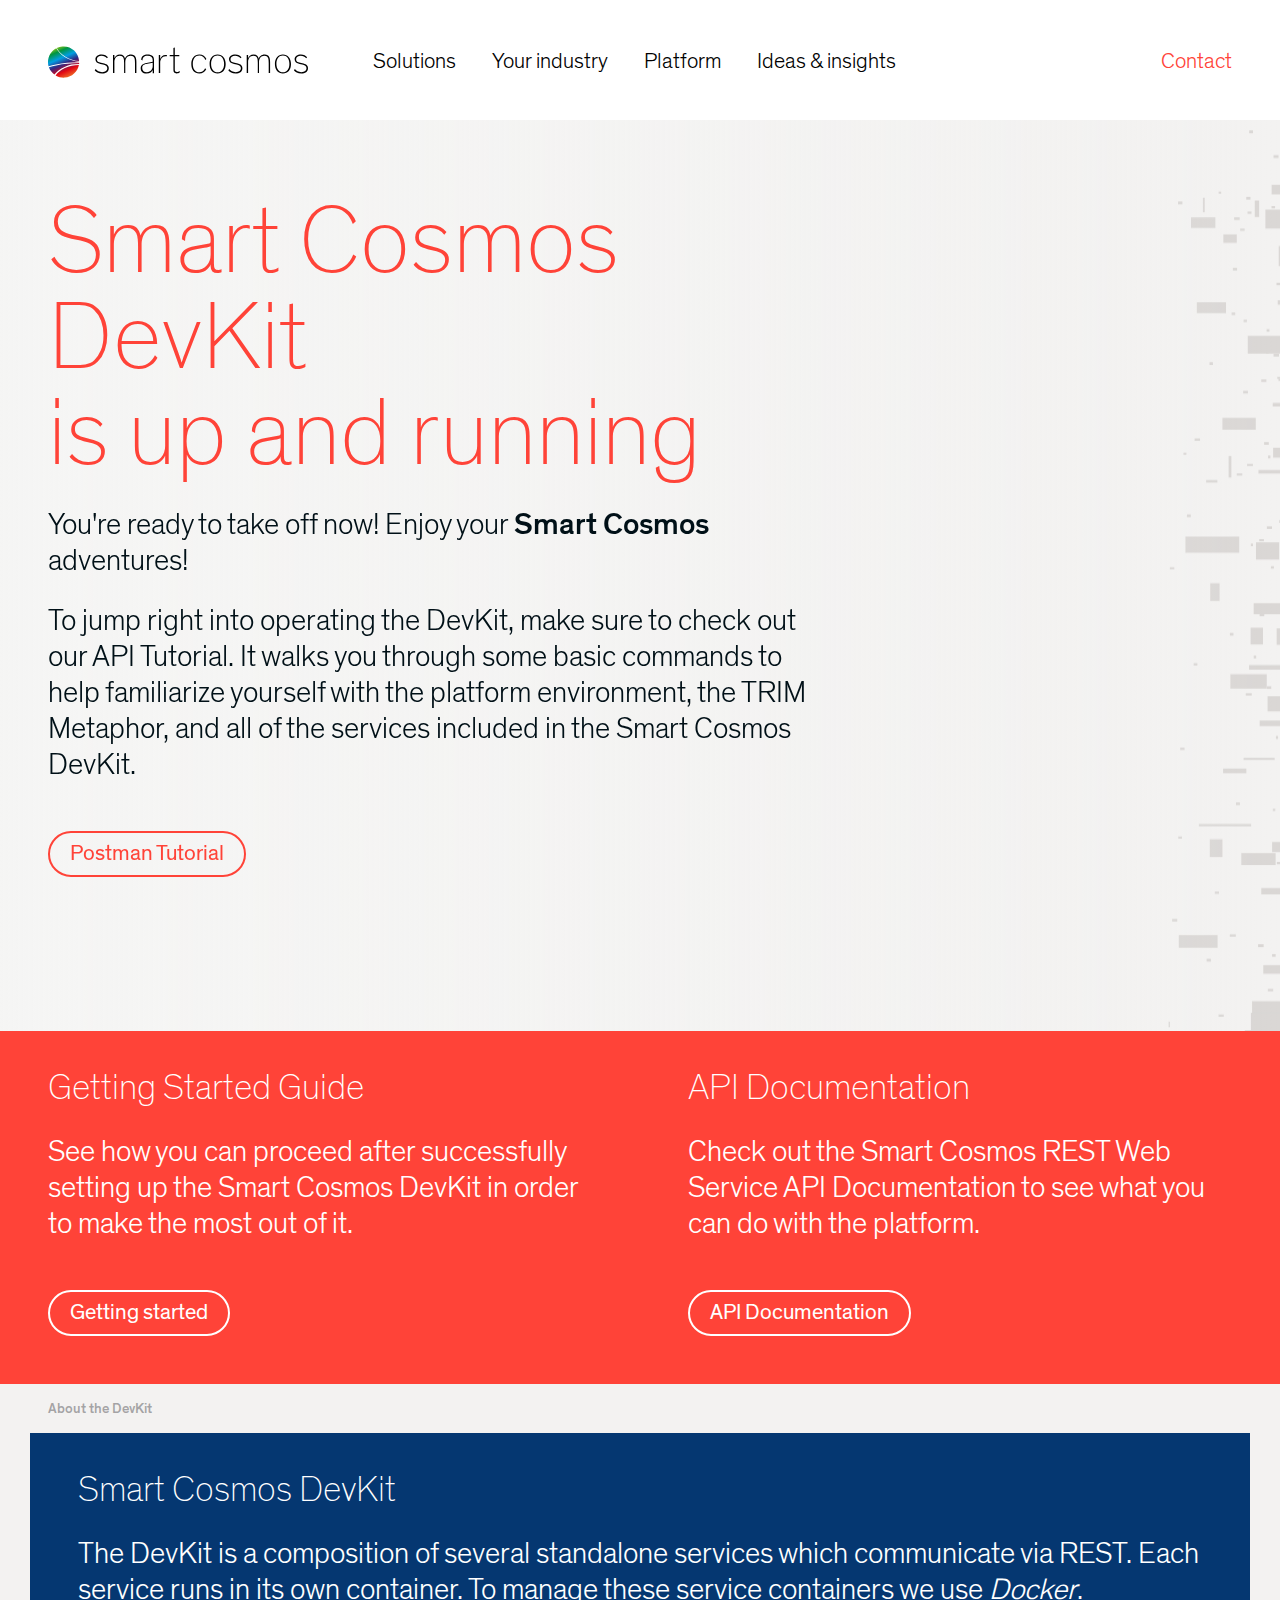
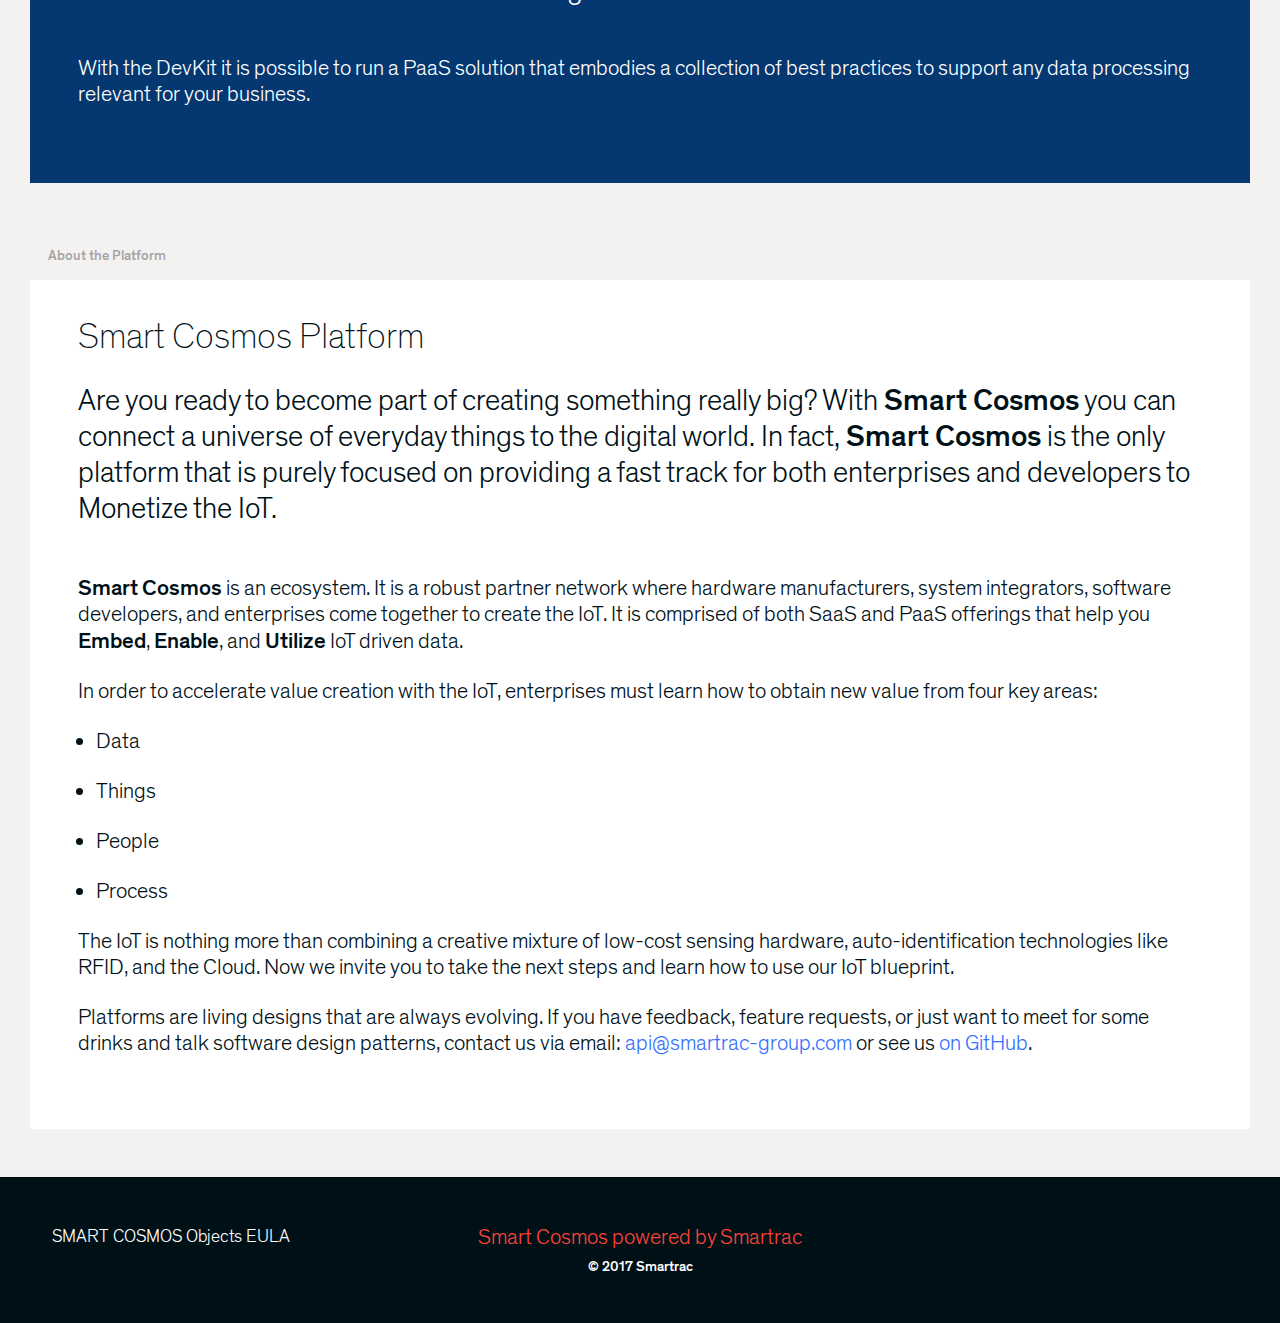
<file: html/index.html>
<!DOCTYPE html>
<html lang="en-GB" prefix="og: http://ogp.me/ns#" class=" js no-mobile desktop no-ie chrome chrome55 root-section w-1705 gt-240 gt-320 gt-480 gt-640 gt-768 gt-800 gt-1024 gt-1280 gt-1440 gt-1680 lt-1920 no-portrait landscape gradient rgba opacity textshadow multiplebgs boxshadow borderimage borderradius cssreflections csstransforms csstransitions no-touch no-retina fontface domloaded" id="index-page">
<head>
	<meta http-equiv="Content-Type" content="text/html; charset=UTF-8">

	<meta name="viewport" content="width=device-width, initial-scale=1.0, maximum-scale=1.0, user-scalable=no">
	<meta http-equiv="X-UA-Compatible" content="IE=edge">
	<link rel="profile" href="http://gmpg.org/xfn/11">
	<link rel="shortcut icon" href="./images/favicon.ico" type="image/x-icon">

	<title>Welcome to SMART COSMOS DevKit!</title>

	<link rel="stylesheet" id="smartcosmos-style-css" href="./css/style.css" type="text/css" media="all">
	<style type="text/css">
		#atlwdg-trigger {
			z-index: 1000;
		}
	</style>
	<script type="text/javascript" src="./js/jquery.min.js"></script>

	<!--[if IE 9]>
	<link rel="stylesheet" type="text/css" href="./css/ie.css">
	<script src="./js/html5shiv.js"></script>
	<script src="./js/respond.min.js"></script>
	<![endif]-->
</head>

<body class="home page page-id-7 page-template page-template-page_templates page-template-home page-template-page_templateshome-php page-home">

	<script type="text/javascript"
	        src="https://smartractechnology.atlassian.net/s/20a3ef25a54ddb25e90f04799fcf1500-T/en_US-gny102/65000/64/1.4.25/_/download/batch/com.atlassian.jira.collector.plugin.jira-issue-collector-plugin:issuecollector/com.atlassian.jira.collector.plugin.jira-issue-collector-plugin:issuecollector.js?locale=en-US&collectorId=0a8f8726"></script>

	<div id="page" class="hfeed site">
		<div class="outer-container">
			<header>
				<nav class="navbar navbar-default affix-top" data-spy="affix" data-offset-top="50">
					<div class="container">
						<!-- Brand and toggle get grouped for better mobile display -->
						<div class="navbar-header">
							<button type="button" class="navbar-toggle collapsed" data-toggle="collapse" data-target="#main-nav" aria-expanded="false">
								<span class="lines"></span>
							</button>
							<a class="logo" href="https://www.smart-cosmos.com/" rel="home"><svg id="inline_1_" xmlns="http://www.w3.org/2000/svg" viewBox="0 0 260 35"><style>.st0{fill:url(#SVGID_1_)}.st1{fill:url(#SVGID_2_)}.st2{fill:url(#SVGID_3_)}.st3{fill:url(#SVGID_4_)}</style><lineargradient id="SVGID_1_" gradientUnits="userSpaceOnUse" x1="466.145" y1="-569.033" x2="508.747" y2="-569.033" gradientTransform="matrix(.3856 .8891 -1.313 .5695 -919.933 -91.378)"><stop offset="0" stop-color="#fff"></stop><stop offset="0" stop-color="#ffec00"></stop><stop offset=".215" stop-color="#009540"></stop><stop offset=".383" stop-color="#009ee2"></stop><stop offset=".537" stop-color="#312782"></stop><stop offset=".712" stop-color="#e20613"></stop><stop offset="1" stop-color="#f8b133"></stop></lineargradient><path class="st0" d="M30.8 17.8h.3v-.5c-2.5-.2-4.9-.7-7.1-1.5-4.9-1.6-9.2-4.2-12.4-7.6-1.3-1.4-2.4-3-3.3-4.5C3 6.5-.4 12.3 0 18.7c.1 1 .3 2 .5 3 2.5-.7 5-1.3 7.5-1.8 7.1-1.4 15-2.1 22.8-2.1z"></path><lineargradient id="SVGID_2_" gradientUnits="userSpaceOnUse" x1="466.145" y1="-574.635" x2="508.747" y2="-574.635" gradientTransform="matrix(.3856 .8891 -1.313 .5695 -919.933 -91.378)"><stop offset="0" stop-color="#fff"></stop><stop offset="0" stop-color="#ffec00"></stop><stop offset=".215" stop-color="#009540"></stop><stop offset=".383" stop-color="#009ee2"></stop><stop offset=".537" stop-color="#312782"></stop><stop offset=".712" stop-color="#e20613"></stop><stop offset="1" stop-color="#f8b133"></stop></lineargradient><path class="st1" d="M24.2 15.2c2.2.7 4.5 1.2 6.9 1.4v-.3C30.5 7.7 23 1.3 14.4 2c-2 .2-3.9.7-5.6 1.5.8 1.5 1.9 3 3.2 4.4 3.2 3.3 7.4 5.8 12.2 7.3z"></path><lineargradient id="SVGID_3_" gradientUnits="userSpaceOnUse" x1="466.145" y1="-569.473" x2="508.747" y2="-569.473" gradientTransform="matrix(.3856 .8891 -1.313 .5695 -919.933 -91.378)"><stop offset="0" stop-color="#fff"></stop><stop offset="0" stop-color="#ffec00"></stop><stop offset=".215" stop-color="#009540"></stop><stop offset=".383" stop-color="#009ee2"></stop><stop offset=".537" stop-color="#312782"></stop><stop offset=".712" stop-color="#e20613"></stop><stop offset="1" stop-color="#f8b133"></stop></lineargradient><path class="st2" d="M16.9 23.6c-1.9.9-3.8 2.1-5.6 3.5-1.4 1.2-2.7 2.4-3.7 3.8 2.7 1.6 5.9 2.4 9.2 2.2 7.2-.5 12.8-5.9 14.1-12.6-2.5 0-5 .3-7.2.8-2.4.5-4.7 1.3-6.8 2.3z"></path><lineargradient id="SVGID_4_" gradientUnits="userSpaceOnUse" x1="466.145" y1="-568.775" x2="508.747" y2="-568.775" gradientTransform="matrix(.3856 .8891 -1.313 .5695 -919.933 -91.378)"><stop offset="0" stop-color="#fff"></stop><stop offset="0" stop-color="#ffec00"></stop><stop offset=".215" stop-color="#009540"></stop><stop offset=".383" stop-color="#009ee2"></stop><stop offset=".537" stop-color="#312782"></stop><stop offset=".712" stop-color="#e20613"></stop><stop offset="1" stop-color="#f8b133"></stop></lineargradient><path class="st3" d="M8.2 20.9c-2.5.5-4.9 1.1-7.3 1.8 1.1 3 3 5.5 5.5 7.3 1.2-1.4 2.5-2.8 4.1-4 1.9-1.5 3.9-2.7 6-3.6 2.2-1 4.6-1.8 7-2.3 2.4-.5 4.9-.7 7.6-.7 0-.3.1-.5.1-.8h-.3c-7.9.1-15.7.9-22.7 2.3z"></path><g><path d="M59 13.8c-1.3-1.6-3.2-2.6-5.5-2.6-2.6 0-4.6 1.2-4.6 3.5 0 2.2 1.4 3 4.1 3.6l2.2.5c3.2.8 5.6 1.8 5.6 4.9C60.8 27 58 29 54 29c-3.5 0-6.1-1.8-7.3-3.3l1-1.1c1.3 1.8 3.5 3.1 6.4 3.1 3.5 0 5.2-1.6 5.2-3.9 0-2.4-1.8-3.1-4.3-3.7l-2.6-.6c-2.9-.7-5-1.8-5-4.7 0-3.1 2.8-4.8 6.3-4.8 3 0 4.9 1.2 6.2 2.7l-.9 1.1zM77.5 28.5h-1.4v-9.9c0-4.5-.4-7.4-4.4-7.4-3.4 0-5.3 2.9-5.3 6.3v11H65V10.4h1.4v3.4C67 12 68.8 10 72 10c3.2 0 4.5 1.8 5 4.2.5-1.8 2.5-4.2 6-4.2 2.4 0 3.9 1.1 4.6 2.7.6 1.3.8 2.8.8 5.2v10.7H87v-9.9c0-4.5-.4-7.4-4.4-7.4-3.4 0-5.2 2.8-5.3 6.1v11.1zM118.9 11.7h-1.4c-3.4 0-5.3 3.4-5.3 6.5v10.4h-1.4V10.4h1.4v4.2c.5-2 2.6-4.2 5.2-4.2h1.5v1.3zM131.8 28c-.8.5-2.1.9-3.2.9s-2-.3-2.6-1.1c-.4-.6-.6-1.3-.6-3V11.7h-3.7v-1.3h3.7v-7l1.4-.3v7.3h4.5v1.3h-4.5v13.1c0 1 .1 1.6.3 2 .3.5.8.8 1.7.8 1.1 0 2.3-.5 2.9-1V28zM158.2 24.8c-1.3 2.5-3.5 4.2-6.9 4.2-5 0-8-3.8-8-9.5 0-5.8 3-9.6 8-9.6 3.6 0 5.9 1.7 7.1 4.6l-1.1 1.1c-1-2.9-3.1-4.5-6-4.5-4 0-6.5 3.2-6.5 8.4s2.6 8.3 6.5 8.3c2.7 0 4.7-1.4 5.8-4l1.1 1zM169.6 9.9c5 0 8.1 3.9 8.1 9.6 0 5.7-3.1 9.5-8.1 9.5-4.9 0-8-3.8-8-9.5-.1-5.7 2.9-9.6 8-9.6zm0 17.9c3.9 0 6.5-3.2 6.5-8.3 0-5.2-2.5-8.4-6.5-8.4s-6.5 3.2-6.5 8.4c0 5.1 2.6 8.3 6.5 8.3zM192.6 13.8c-1.3-1.6-3.2-2.6-5.5-2.6-2.6 0-4.6 1.2-4.6 3.5 0 2.2 1.4 3 4.1 3.6l2.2.5c3.2.8 5.6 1.8 5.6 4.9 0 3.3-2.8 5.3-6.8 5.3-3.5 0-6.1-1.8-7.3-3.3l1-1.1c1.3 1.8 3.5 3.1 6.4 3.1 3.5 0 5.2-1.6 5.2-3.9 0-2.4-1.8-3.1-4.3-3.7l-2.6-.6c-2.9-.7-5-1.8-5-4.7 0-3.1 2.8-4.8 6.3-4.8 3 0 4.9 1.2 6.2 2.7l-.9 1.1zM211.2 28.5h-1.4v-9.9c0-4.5-.4-7.4-4.4-7.4-3.4 0-5.3 2.9-5.3 6.3v11h-1.4V10.4h1.4v3.4c.6-1.8 2.4-3.8 5.6-3.8s4.5 1.8 5 4.2c.5-1.8 2.5-4.2 6-4.2 2.4 0 3.9 1.1 4.6 2.7.6 1.3.8 2.8.8 5.2v10.7h-1.4v-9.9c0-4.5-.4-7.4-4.4-7.4-3.4 0-5.2 2.8-5.3 6.1v11.1zM234.9 9.9c5 0 8.1 3.9 8.1 9.6 0 5.7-3.1 9.5-8.1 9.5-4.9 0-8-3.8-8-9.5s3-9.6 8-9.6zm0 17.9c3.9 0 6.5-3.2 6.5-8.3 0-5.2-2.5-8.4-6.5-8.4s-6.5 3.2-6.5 8.4c.1 5.1 2.6 8.3 6.5 8.3zM258.2 13.8c-1.3-1.6-3.2-2.6-5.5-2.6-2.6 0-4.6 1.2-4.6 3.5 0 2.2 1.4 3 4.1 3.6l2.2.5c3.2.8 5.6 1.8 5.6 4.9 0 3.3-2.8 5.3-6.8 5.3-3.5 0-6.1-1.8-7.3-3.3l1-1.1c1.3 1.8 3.5 3.1 6.4 3.1 3.5 0 5.2-1.6 5.2-3.9 0-2.4-1.8-3.1-4.3-3.7l-2.6-.6c-2.9-.7-5-1.8-5-4.7 0-3.1 2.8-4.8 6.3-4.8 3 0 4.9 1.2 6.2 2.7l-.9 1.1zM104.9 11.8c-1.2-1.5-3.3-1.9-5.2-1.9-3.7 0-6.5 1.8-6.5 5.4l1.3.8c0-3.1 1.5-4.9 5.2-4.9 3.5 0 5 1.5 5 4.6v1.5l-6.1 1.1c-3.9.7-5.9 2.1-5.9 5.3 0 3.1 1.9 5.4 5.8 5.4 3.6 0 5.4-1.7 6.2-3.6V28.7h1.3V16.3v8.9-9.7c0-1.8-.4-2.9-1.1-3.7zm-.2 9.8c0 3.1-2 6.1-5.8 6.1-2.8 0-4.7-1.6-4.7-4.3 0-3.1 2.7-3.7 5.3-4.1l2.7-.5 2.5-.5v3.3z"></path></g></svg></a>
						</div>

						<div id="main-nav" class="collapse navbar-collapse"><div class="navbar-right">
							<div class="secondary-nav">
								<ul id="menu-secondary-menu" class="contact">
									<li id="menu-item-222" class="menu-item menu-item-type-post_type menu-item-object-page menu-item-222 publish">
										<a href="https://www.smart-cosmos.com/contact/">Contact</a>
									</li>
								</ul>
							</div>
						</div>
							<ul id="menu-primary-menu" class="nav navbar-nav">
								<li id="menu-item-217" class="menu-item menu-item-type-post_type menu-item-object-page menu-item-has-children menu-item-217 publish">
									<a href="https://www.smart-cosmos.com/solutions/">Solutions</a>
									<button class="icon icon-enter"></button>
									<ul class="sub-menu">
										<li id="menu-item-219" class="menu-item menu-item-type-post_type menu-item-object-page menu-item-219 publish">
											<a href="https://www.smart-cosmos.com/solutions/experiences/">Smart products</a>
										</li>
										<li id="menu-item-218" class="menu-item menu-item-type-post_type menu-item-object-page menu-item-218 publish">
											<a href="https://www.smart-cosmos.com/solutions/metrics/">Store optimization</a>
										</li>
									</ul>
								</li>
								<li id="menu-item-216" class="menu-item menu-item-type-post_type menu-item-object-page menu-item-has-children menu-item-216 publish">
									<a href="https://www.smart-cosmos.com/your-industry/">Your industry</a>
									<button class="icon icon-enter"></button>
									<ul class="sub-menu">
										<li id="menu-item-272" class="menu-item menu-item-type-post_type menu-item-object-page menu-item-272 publish">
											<a href="https://www.smart-cosmos.com/your-industry/the-living-products-lifecycle/">Brands</a>
										</li>
										<li id="menu-item-271" class="menu-item menu-item-type-post_type menu-item-object-page menu-item-271 publish">
											<a href="https://www.smart-cosmos.com/your-industry/retail/">Retail</a>
										</li>
									</ul>
								</li>
								<li id="menu-item-215" class="menu-item menu-item-type-post_type menu-item-object-page menu-item-215 publish">
									<a href="https://www.smart-cosmos.com/platform/">Platform</a>
								</li>
								<li id="menu-item-214" class="menu-item menu-item-type-post_type menu-item-object-page menu-item-214 publish">
									<a href="https://www.smart-cosmos.com/ideas-insights/">Ideas &amp; insights</a>
								</li>
							</ul>
						</div>
					</div>
				</nav>
			</header>

			<div class="hero">
				<div id="particles-grey">
				</div>
				<div class="container">
					<div class="row">
						<div class="col-md-8">
							<h1>Smart Cosmos DevKit<br />is up and running</h1>
							<h3>You're ready to take off now! Enjoy your <strong>Smart Cosmos</strong> adventures!</h3>
							<p class="h3">To jump right into operating the DevKit, make sure to check out our API Tutorial. It walks you through some basic commands to help familiarize yourself with the platform environment, the TRIM Metaphor, and all of the services included in the Smart Cosmos DevKit.</p>
							<p><a class="btn btn-primary" href="https://documenter.getpostman.com/view/437937/smart-cosmos-devkit-api-tutorial/2JvFAy">Postman Tutorial</a></p>
						</div>
					</div>
				</div>
			</div>

			<section class="featured-items container">
				<div class="row">
					<div class="md-flex-container">
						<article class="tile bleed-tile bleed-left bg-red">
							<div class="article-inner">
								<h2>Getting Started Guide</h2>
								<p class="h3">See how you can proceed after successfully setting up the Smart Cosmos DevKit in order to make the most out of it.</p>
								<a href="https://github.com/SMARTRACTECHNOLOGY/smartcosmos-devkit/blob/master/guides/README.adoc" class="btn">Getting started</a>
							</div>
						</article>
						<article class="tile bleed-tile bleed-right bg-red">
							<div class="article-inner">
								<h2>API Documentation</h2>
								<p class="h3">Check out the Smart Cosmos REST Web Service API Documentation to see what you can do with the platform.</p>
								<a href="https://api.smartcosmos.net/objects/index.html" class="btn">API Documentation</a>
							</div>
						</article>
					</div>
				</div>
			</section>

			<section class="featured-resource container">
				<h6>About the DevKit</h6>
				<div class="row">
					<div class="md-flex-container">
						<article class="col-md-6 bg-mid-blue tile featured-desc">
							<div class="article-inner">
								<h2>Smart Cosmos DevKit</h2>
								<p class="h3">The DevKit is a composition of several standalone services which communicate via REST. Each service runs in its own container. To manage these service containers we use <em>Docker</em>.</p>
								<p>With the DevKit it is possible to run a PaaS solution that embodies a collection of best practices to support any data processing relevant for your business.</p>
							</div>
						</article>
					</div>
				</div>
			</section>

			<section class="featured-resource container">
				<h6>About the Platform</h6>
				<div class="row">
					<div class="md-flex-container">
						<article class="col-md-6 bg-white tile featured-desc">
							<div class="article-inner">
								<h2>Smart Cosmos Platform</h2>
								<p class="h3">Are you ready to become part of creating something really big? With <strong>Smart Cosmos</strong> you can connect a universe of everyday things to the digital world. In fact, <strong>Smart Cosmos</strong> is the only platform that is purely focused on providing a fast track for both enterprises and developers to Monetize the IoT.</p>
								<p><strong>Smart Cosmos</strong> is an ecosystem. It is a robust partner network where hardware manufacturers, system integrators, software developers, and enterprises come together to create the IoT. It is comprised of both SaaS and PaaS offerings that help you <strong>Embed</strong>, <strong>Enable</strong>, and <strong>Utilize</strong> IoT driven data.</p>
								<p>In order to accelerate value creation with the IoT, enterprises must learn how to obtain new value from four key areas:</p>
								<ul>
									<li>Data</li>
									<li>Things</li>
									<li>People</li>
									<li>Process</li>
								</ul>
								<p>The IoT is nothing more than combining a creative mixture of low-cost sensing hardware, auto-identification technologies like RFID, and the Cloud. Now we invite you to take the next steps and learn how to use our IoT blueprint.</p>
								<p>Platforms are living designs that are always evolving. If you have feedback, feature requests, or just want to meet for some drinks and talk software design patterns, contact us via email: <a href="mailto:api@smartrac-group.com" title="Email">api@smartrac-group.com</a> or see us <a href="https://github.com/SMARTRACTECHNOLOGY" title="SMARTRAC TECHNOLOGY Fletcher, Inc. on GitHub">on GitHub</a>.</p>
							</div>
						</article>
					</div>
				</div>
			</section>

			<footer class="site-footer">
				<div class="container">
					<div class="row">
						<div class="col-xs-12 col-sm-6 col-sm-push-3 powered-by">
							<h5 class="text-red"><a href="https://www.smartrac-group.com/" target="_blank">Smart Cosmos powered by Smartrac</a></h5>
							<h6 class="copyright text-white">© 2017 Smartrac</h6>
						</div>


						<div class="col-xs-6 col-sm-3 col-sm-pull-6">
							<ul>
								<li id="menu-item-220" class="menu-item menu-item-type-post_type menu-item-object-page menu-item-220 publish"><a href="./eula.html">SMART COSMOS Objects EULA</a></li>
							</ul>
						</div>

					</div>
				</div>
			</footer>

		</div><!-- /outer-container -->
	</div><!-- #page -->
	<script type="text/javascript" src="./js/app.js"></script>
</body>
</html>
</file>
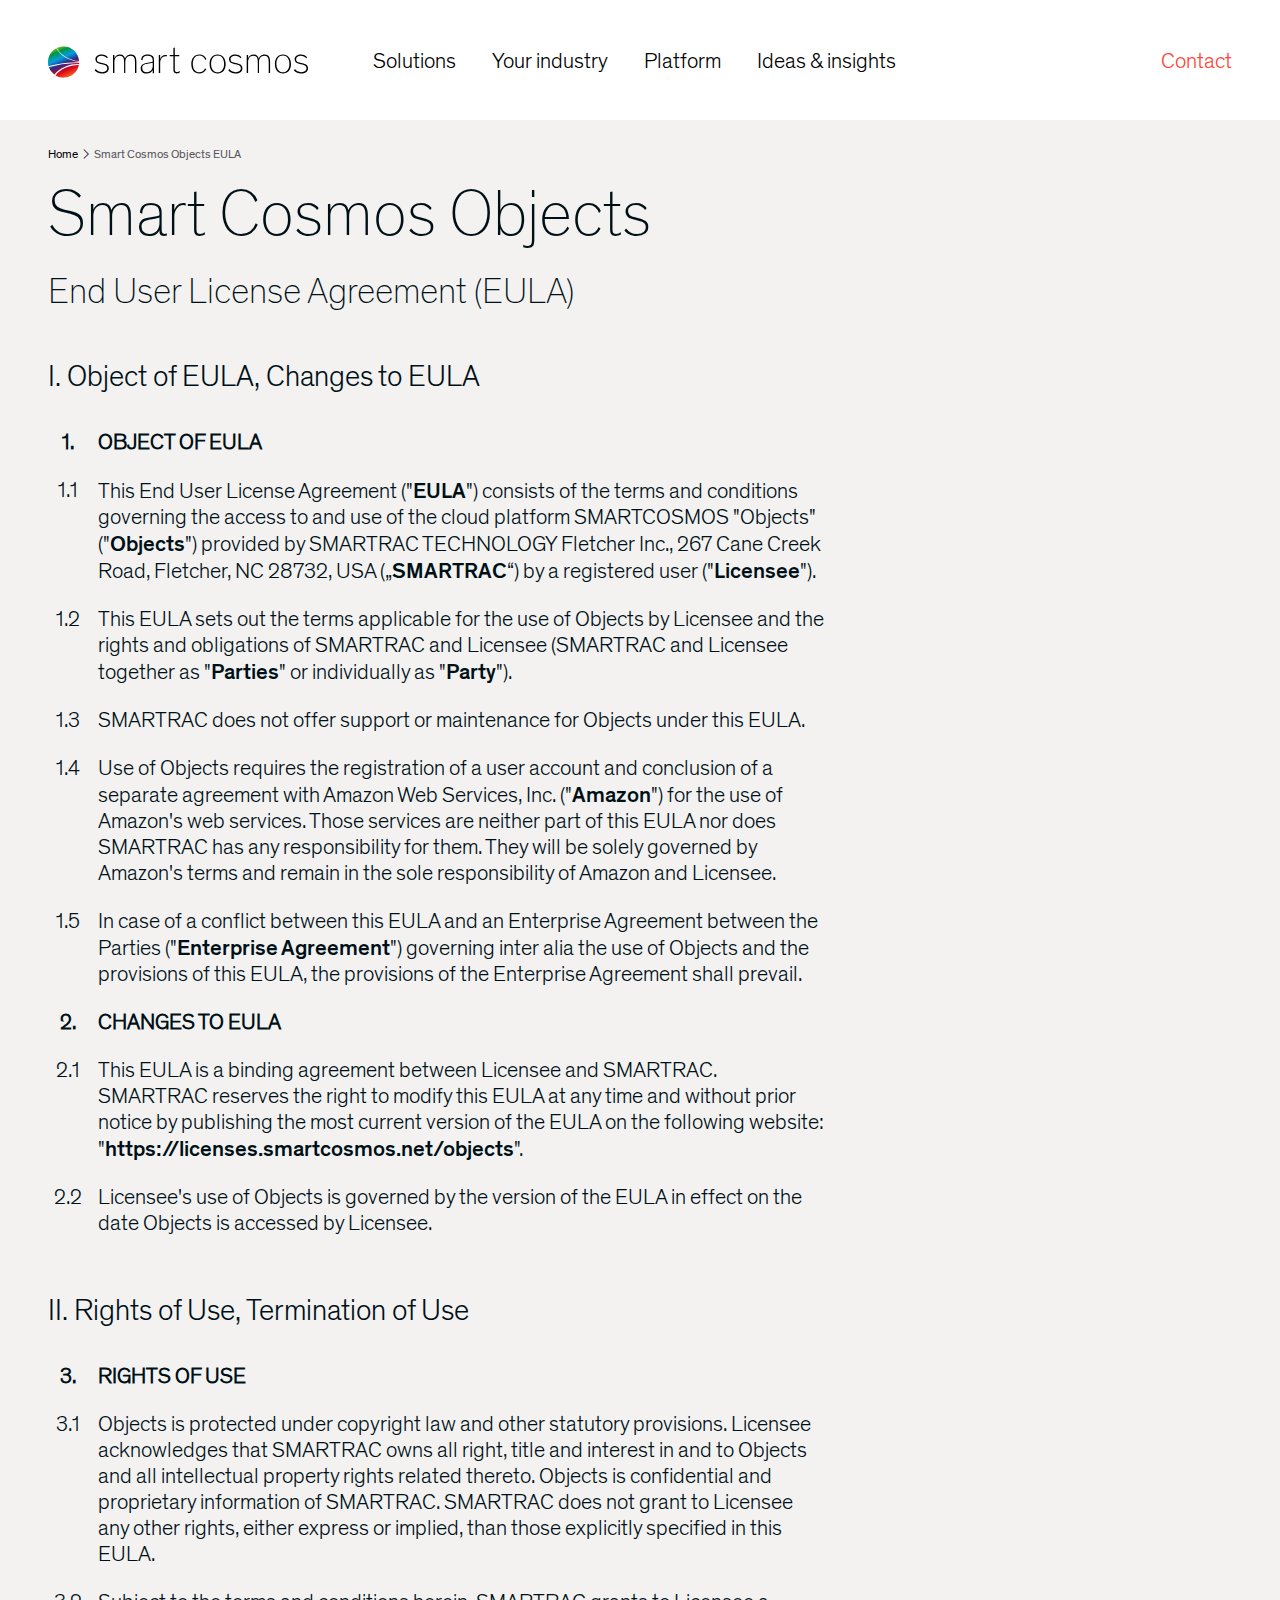
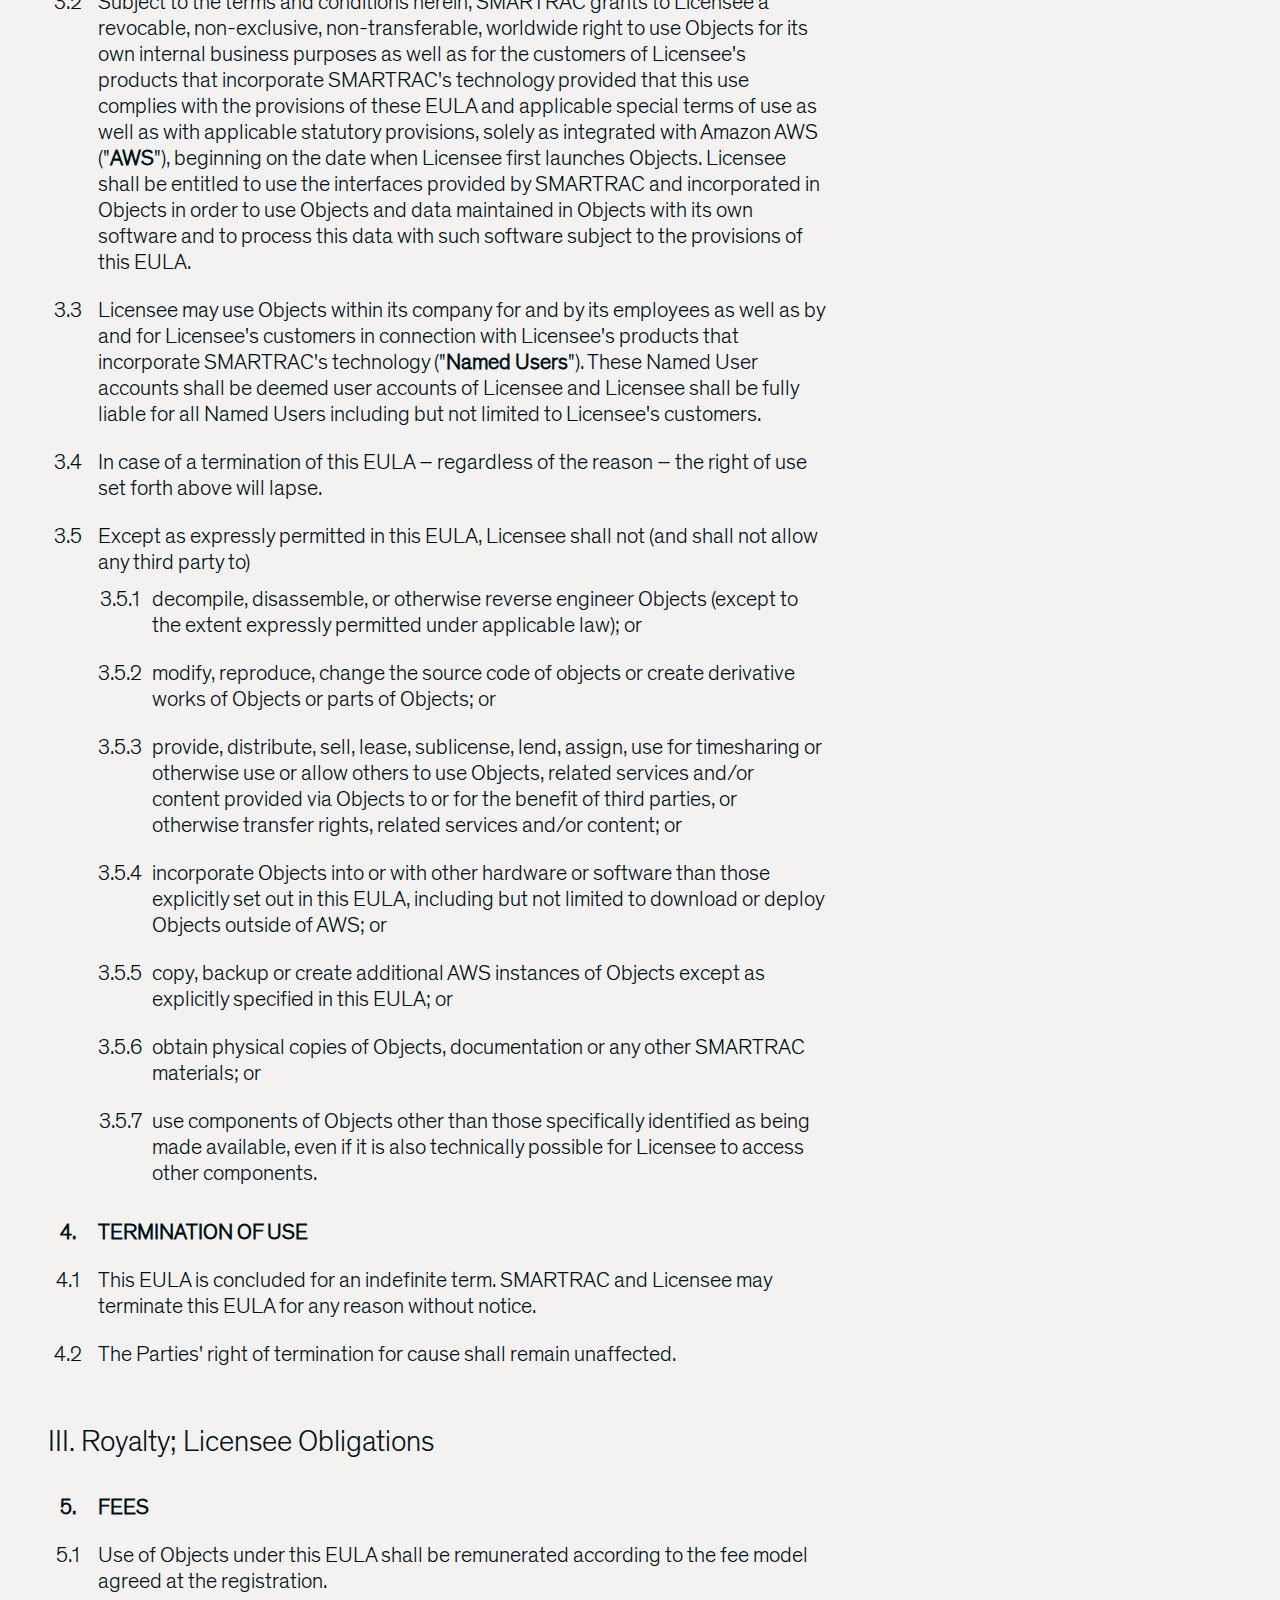
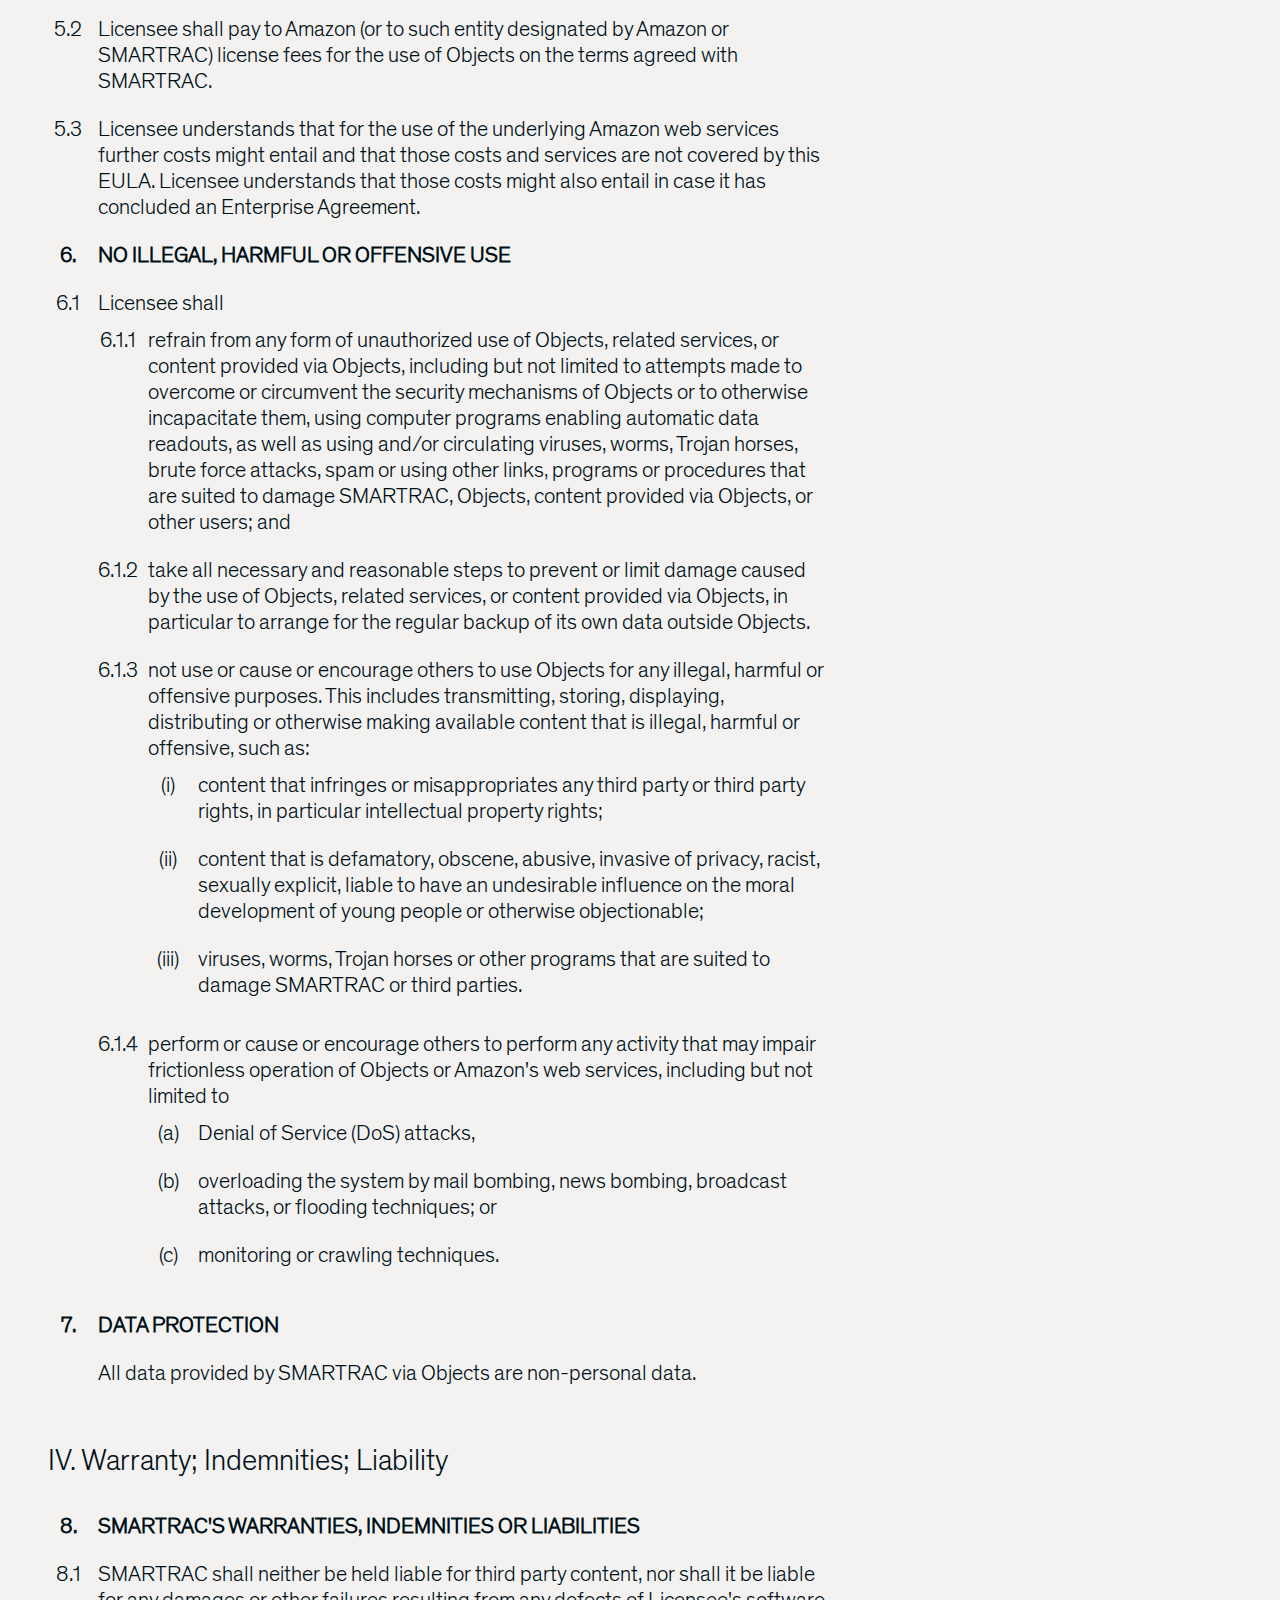
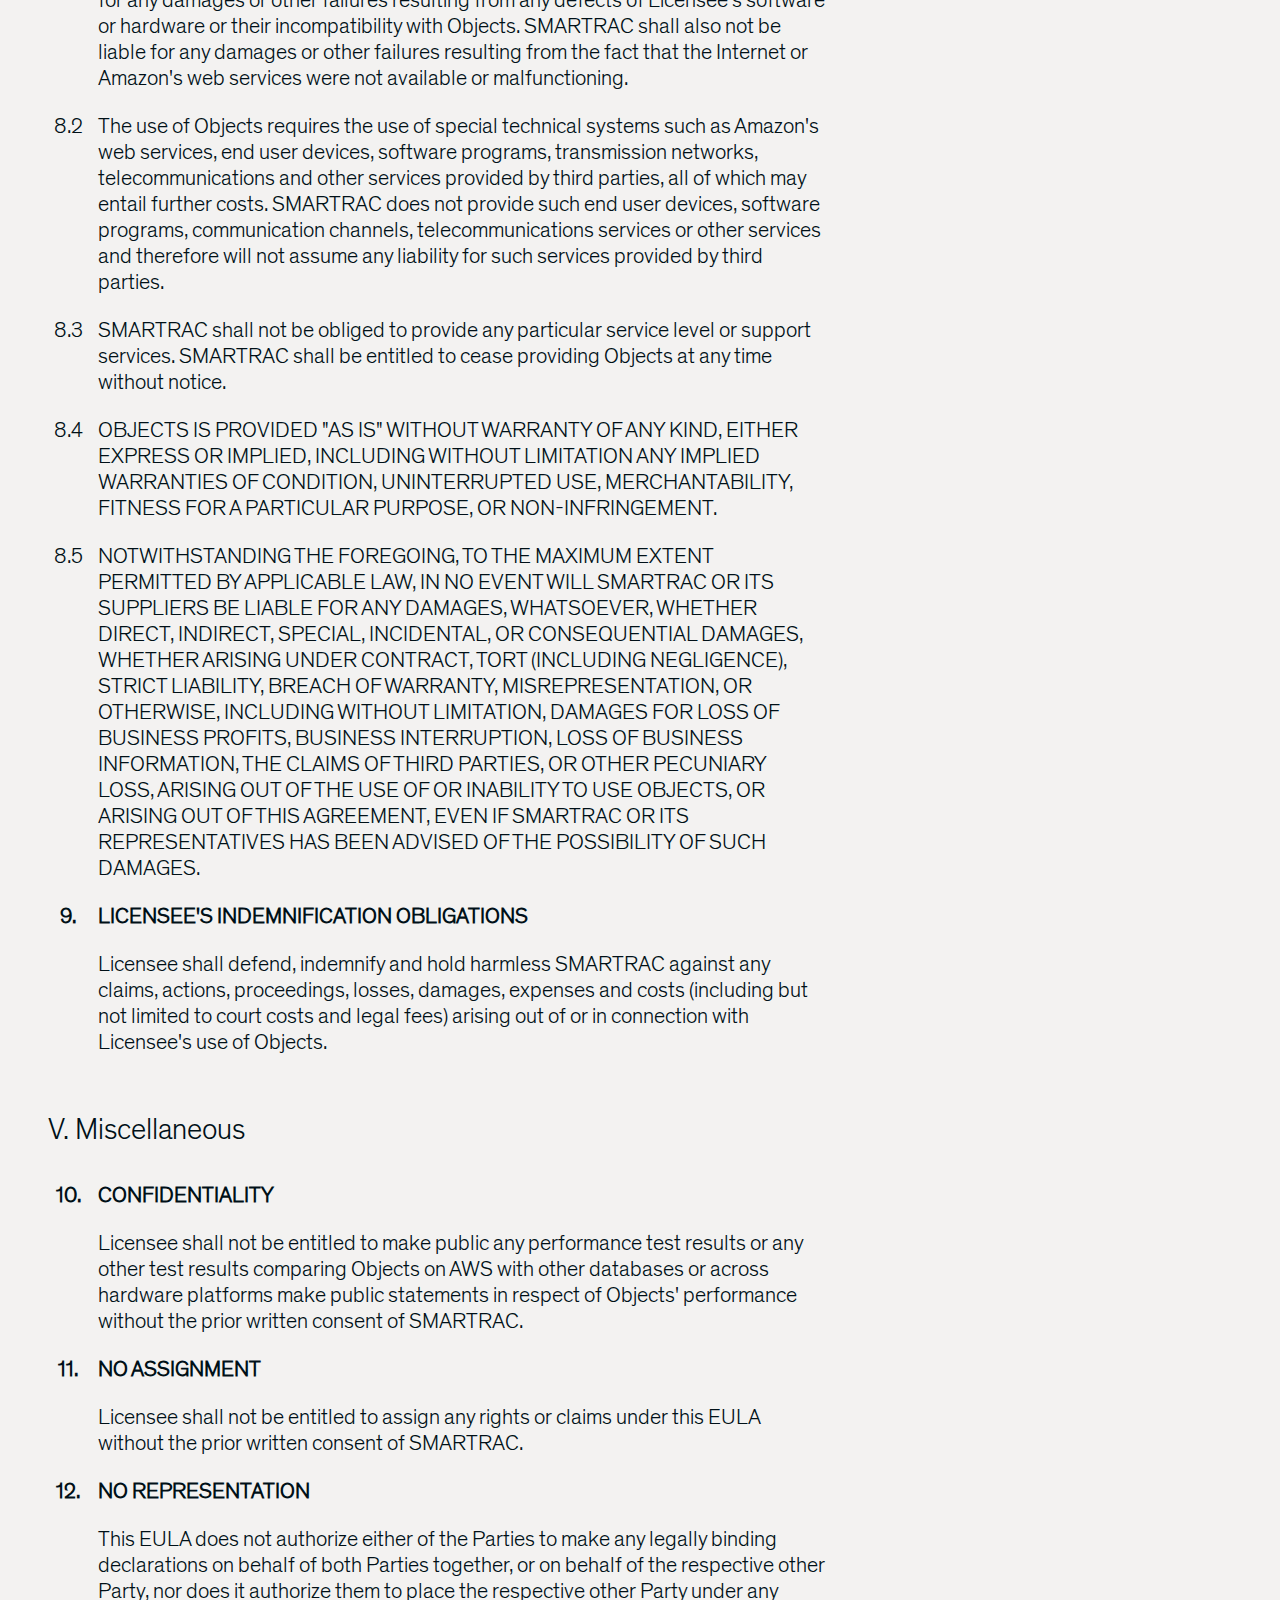
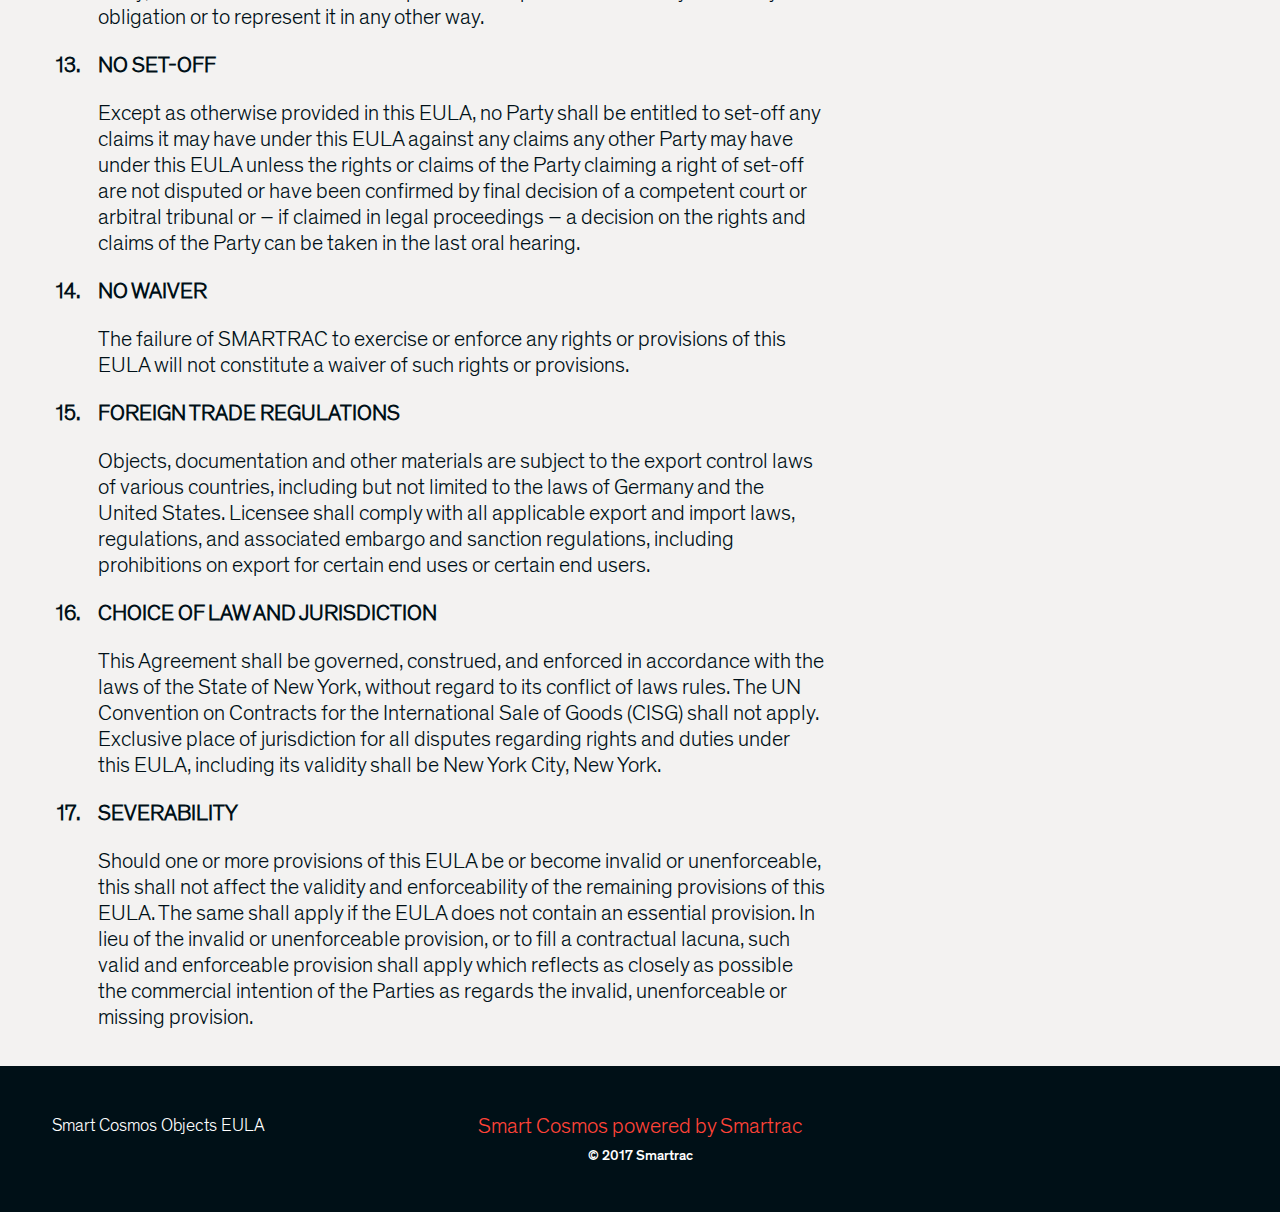
<file: html/eula.html>
<!DOCTYPE html>
<html lang="en-GB" prefix="og: http://ogp.me/ns#" class=" js no-mobile desktop no-ie chrome chrome55 root-section w-1705 gt-240 gt-320 gt-480 gt-640 gt-768 gt-800 gt-1024 gt-1280 gt-1440 gt-1680 lt-1920 no-portrait landscape gradient rgba opacity textshadow multiplebgs boxshadow borderimage borderradius cssreflections csstransforms csstransitions no-touch no-retina fontface domloaded" id="index-page">
<head>
	<meta http-equiv="Content-Type" content="text/html; charset=UTF-8">

	<meta name="viewport" content="width=device-width, initial-scale=1.0, maximum-scale=1.0, user-scalable=no">
	<meta http-equiv="X-UA-Compatible" content="IE=edge">
	<link rel="profile" href="http://gmpg.org/xfn/11">
	<link rel="shortcut icon" href="./images/favicon.ico" type="image/x-icon">

	<title>SMART COSMOS Objects End User License Agreement</title>

	<link rel="stylesheet" id="smartcosmos-style-css" href="./css/style.css" type="text/css" media="all">
	<script type="text/javascript" src="./js/jquery.min.js"></script>

	<!--[if IE 9]>
	<link rel="stylesheet" type="text/css" href="./css/ie.css">
	<script src="./js/html5shiv.js"></script>
	<script src="./js/respond.min.js"></script>
	<![endif]-->
</head>

<style>
                            .number {
                                width: 40px;
                                text-align: center;
                            }

                            .text {
                                padding-left: 10px;
                            }

                            .strong {
                                font-weight: bold;
                            }

														td {
															padding: 0.5em 0;
														}

														h3 {
															margin-top: 1.5em;
														}
                        </style>

<body class="page page-template-default">
	<div id="page" class="hfeed site">
		<div class="outer-container">
			<header>
				<nav class="navbar navbar-default affix-top" data-spy="affix" data-offset-top="50">
					<div class="container">
						<!-- Brand and toggle get grouped for better mobile display -->
						<div class="navbar-header">
							<button type="button" class="navbar-toggle collapsed" data-toggle="collapse" data-target="#main-nav" aria-expanded="false">
								<span class="lines"></span>
							</button>
							<a class="logo" href="https://www.smart-cosmos.com/" rel="home"><svg id="inline_1_" xmlns="http://www.w3.org/2000/svg" viewBox="0 0 260 35"><style>.st0{fill:url(#SVGID_1_)}.st1{fill:url(#SVGID_2_)}.st2{fill:url(#SVGID_3_)}.st3{fill:url(#SVGID_4_)}</style><lineargradient id="SVGID_1_" gradientUnits="userSpaceOnUse" x1="466.145" y1="-569.033" x2="508.747" y2="-569.033" gradientTransform="matrix(.3856 .8891 -1.313 .5695 -919.933 -91.378)"><stop offset="0" stop-color="#fff"></stop><stop offset="0" stop-color="#ffec00"></stop><stop offset=".215" stop-color="#009540"></stop><stop offset=".383" stop-color="#009ee2"></stop><stop offset=".537" stop-color="#312782"></stop><stop offset=".712" stop-color="#e20613"></stop><stop offset="1" stop-color="#f8b133"></stop></lineargradient><path class="st0" d="M30.8 17.8h.3v-.5c-2.5-.2-4.9-.7-7.1-1.5-4.9-1.6-9.2-4.2-12.4-7.6-1.3-1.4-2.4-3-3.3-4.5C3 6.5-.4 12.3 0 18.7c.1 1 .3 2 .5 3 2.5-.7 5-1.3 7.5-1.8 7.1-1.4 15-2.1 22.8-2.1z"></path><lineargradient id="SVGID_2_" gradientUnits="userSpaceOnUse" x1="466.145" y1="-574.635" x2="508.747" y2="-574.635" gradientTransform="matrix(.3856 .8891 -1.313 .5695 -919.933 -91.378)"><stop offset="0" stop-color="#fff"></stop><stop offset="0" stop-color="#ffec00"></stop><stop offset=".215" stop-color="#009540"></stop><stop offset=".383" stop-color="#009ee2"></stop><stop offset=".537" stop-color="#312782"></stop><stop offset=".712" stop-color="#e20613"></stop><stop offset="1" stop-color="#f8b133"></stop></lineargradient><path class="st1" d="M24.2 15.2c2.2.7 4.5 1.2 6.9 1.4v-.3C30.5 7.7 23 1.3 14.4 2c-2 .2-3.9.7-5.6 1.5.8 1.5 1.9 3 3.2 4.4 3.2 3.3 7.4 5.8 12.2 7.3z"></path><lineargradient id="SVGID_3_" gradientUnits="userSpaceOnUse" x1="466.145" y1="-569.473" x2="508.747" y2="-569.473" gradientTransform="matrix(.3856 .8891 -1.313 .5695 -919.933 -91.378)"><stop offset="0" stop-color="#fff"></stop><stop offset="0" stop-color="#ffec00"></stop><stop offset=".215" stop-color="#009540"></stop><stop offset=".383" stop-color="#009ee2"></stop><stop offset=".537" stop-color="#312782"></stop><stop offset=".712" stop-color="#e20613"></stop><stop offset="1" stop-color="#f8b133"></stop></lineargradient><path class="st2" d="M16.9 23.6c-1.9.9-3.8 2.1-5.6 3.5-1.4 1.2-2.7 2.4-3.7 3.8 2.7 1.6 5.9 2.4 9.2 2.2 7.2-.5 12.8-5.9 14.1-12.6-2.5 0-5 .3-7.2.8-2.4.5-4.7 1.3-6.8 2.3z"></path><lineargradient id="SVGID_4_" gradientUnits="userSpaceOnUse" x1="466.145" y1="-568.775" x2="508.747" y2="-568.775" gradientTransform="matrix(.3856 .8891 -1.313 .5695 -919.933 -91.378)"><stop offset="0" stop-color="#fff"></stop><stop offset="0" stop-color="#ffec00"></stop><stop offset=".215" stop-color="#009540"></stop><stop offset=".383" stop-color="#009ee2"></stop><stop offset=".537" stop-color="#312782"></stop><stop offset=".712" stop-color="#e20613"></stop><stop offset="1" stop-color="#f8b133"></stop></lineargradient><path class="st3" d="M8.2 20.9c-2.5.5-4.9 1.1-7.3 1.8 1.1 3 3 5.5 5.5 7.3 1.2-1.4 2.5-2.8 4.1-4 1.9-1.5 3.9-2.7 6-3.6 2.2-1 4.6-1.8 7-2.3 2.4-.5 4.9-.7 7.6-.7 0-.3.1-.5.1-.8h-.3c-7.9.1-15.7.9-22.7 2.3z"></path><g><path d="M59 13.8c-1.3-1.6-3.2-2.6-5.5-2.6-2.6 0-4.6 1.2-4.6 3.5 0 2.2 1.4 3 4.1 3.6l2.2.5c3.2.8 5.6 1.8 5.6 4.9C60.8 27 58 29 54 29c-3.5 0-6.1-1.8-7.3-3.3l1-1.1c1.3 1.8 3.5 3.1 6.4 3.1 3.5 0 5.2-1.6 5.2-3.9 0-2.4-1.8-3.1-4.3-3.7l-2.6-.6c-2.9-.7-5-1.8-5-4.7 0-3.1 2.8-4.8 6.3-4.8 3 0 4.9 1.2 6.2 2.7l-.9 1.1zM77.5 28.5h-1.4v-9.9c0-4.5-.4-7.4-4.4-7.4-3.4 0-5.3 2.9-5.3 6.3v11H65V10.4h1.4v3.4C67 12 68.8 10 72 10c3.2 0 4.5 1.8 5 4.2.5-1.8 2.5-4.2 6-4.2 2.4 0 3.9 1.1 4.6 2.7.6 1.3.8 2.8.8 5.2v10.7H87v-9.9c0-4.5-.4-7.4-4.4-7.4-3.4 0-5.2 2.8-5.3 6.1v11.1zM118.9 11.7h-1.4c-3.4 0-5.3 3.4-5.3 6.5v10.4h-1.4V10.4h1.4v4.2c.5-2 2.6-4.2 5.2-4.2h1.5v1.3zM131.8 28c-.8.5-2.1.9-3.2.9s-2-.3-2.6-1.1c-.4-.6-.6-1.3-.6-3V11.7h-3.7v-1.3h3.7v-7l1.4-.3v7.3h4.5v1.3h-4.5v13.1c0 1 .1 1.6.3 2 .3.5.8.8 1.7.8 1.1 0 2.3-.5 2.9-1V28zM158.2 24.8c-1.3 2.5-3.5 4.2-6.9 4.2-5 0-8-3.8-8-9.5 0-5.8 3-9.6 8-9.6 3.6 0 5.9 1.7 7.1 4.6l-1.1 1.1c-1-2.9-3.1-4.5-6-4.5-4 0-6.5 3.2-6.5 8.4s2.6 8.3 6.5 8.3c2.7 0 4.7-1.4 5.8-4l1.1 1zM169.6 9.9c5 0 8.1 3.9 8.1 9.6 0 5.7-3.1 9.5-8.1 9.5-4.9 0-8-3.8-8-9.5-.1-5.7 2.9-9.6 8-9.6zm0 17.9c3.9 0 6.5-3.2 6.5-8.3 0-5.2-2.5-8.4-6.5-8.4s-6.5 3.2-6.5 8.4c0 5.1 2.6 8.3 6.5 8.3zM192.6 13.8c-1.3-1.6-3.2-2.6-5.5-2.6-2.6 0-4.6 1.2-4.6 3.5 0 2.2 1.4 3 4.1 3.6l2.2.5c3.2.8 5.6 1.8 5.6 4.9 0 3.3-2.8 5.3-6.8 5.3-3.5 0-6.1-1.8-7.3-3.3l1-1.1c1.3 1.8 3.5 3.1 6.4 3.1 3.5 0 5.2-1.6 5.2-3.9 0-2.4-1.8-3.1-4.3-3.7l-2.6-.6c-2.9-.7-5-1.8-5-4.7 0-3.1 2.8-4.8 6.3-4.8 3 0 4.9 1.2 6.2 2.7l-.9 1.1zM211.2 28.5h-1.4v-9.9c0-4.5-.4-7.4-4.4-7.4-3.4 0-5.3 2.9-5.3 6.3v11h-1.4V10.4h1.4v3.4c.6-1.8 2.4-3.8 5.6-3.8s4.5 1.8 5 4.2c.5-1.8 2.5-4.2 6-4.2 2.4 0 3.9 1.1 4.6 2.7.6 1.3.8 2.8.8 5.2v10.7h-1.4v-9.9c0-4.5-.4-7.4-4.4-7.4-3.4 0-5.2 2.8-5.3 6.1v11.1zM234.9 9.9c5 0 8.1 3.9 8.1 9.6 0 5.7-3.1 9.5-8.1 9.5-4.9 0-8-3.8-8-9.5s3-9.6 8-9.6zm0 17.9c3.9 0 6.5-3.2 6.5-8.3 0-5.2-2.5-8.4-6.5-8.4s-6.5 3.2-6.5 8.4c.1 5.1 2.6 8.3 6.5 8.3zM258.2 13.8c-1.3-1.6-3.2-2.6-5.5-2.6-2.6 0-4.6 1.2-4.6 3.5 0 2.2 1.4 3 4.1 3.6l2.2.5c3.2.8 5.6 1.8 5.6 4.9 0 3.3-2.8 5.3-6.8 5.3-3.5 0-6.1-1.8-7.3-3.3l1-1.1c1.3 1.8 3.5 3.1 6.4 3.1 3.5 0 5.2-1.6 5.2-3.9 0-2.4-1.8-3.1-4.3-3.7l-2.6-.6c-2.9-.7-5-1.8-5-4.7 0-3.1 2.8-4.8 6.3-4.8 3 0 4.9 1.2 6.2 2.7l-.9 1.1zM104.9 11.8c-1.2-1.5-3.3-1.9-5.2-1.9-3.7 0-6.5 1.8-6.5 5.4l1.3.8c0-3.1 1.5-4.9 5.2-4.9 3.5 0 5 1.5 5 4.6v1.5l-6.1 1.1c-3.9.7-5.9 2.1-5.9 5.3 0 3.1 1.9 5.4 5.8 5.4 3.6 0 5.4-1.7 6.2-3.6V28.7h1.3V16.3v8.9-9.7c0-1.8-.4-2.9-1.1-3.7zm-.2 9.8c0 3.1-2 6.1-5.8 6.1-2.8 0-4.7-1.6-4.7-4.3 0-3.1 2.7-3.7 5.3-4.1l2.7-.5 2.5-.5v3.3z"></path></g></svg></a>
						</div>

						<div id="main-nav" class="collapse navbar-collapse"><div class="navbar-right">
							<div class="secondary-nav">
								<ul id="menu-secondary-menu" class="contact">
									<li id="menu-item-222" class="menu-item menu-item-type-post_type menu-item-object-page menu-item-222 publish">
										<a href="https://www.smart-cosmos.com/contact/">Contact</a>
									</li>
								</ul>
							</div>
						</div>
						<ul id="menu-primary-menu" class="nav navbar-nav">
							<li id="menu-item-217" class="menu-item menu-item-type-post_type menu-item-object-page menu-item-has-children menu-item-217 publish">
								<a href="https://www.smart-cosmos.com/solutions/">Solutions</a>
								<button class="icon icon-enter"></button>
								<ul class="sub-menu">
									<li id="menu-item-219" class="menu-item menu-item-type-post_type menu-item-object-page menu-item-219 publish">
										<a href="https://www.smart-cosmos.com/solutions/experiences/">Smart products</a>
									</li>
									<li id="menu-item-218" class="menu-item menu-item-type-post_type menu-item-object-page menu-item-218 publish">
										<a href="https://www.smart-cosmos.com/solutions/metrics/">Store optimization</a>
									</li>
								</ul>
							</li>
							<li id="menu-item-216" class="menu-item menu-item-type-post_type menu-item-object-page menu-item-has-children menu-item-216 publish">
								<a href="https://www.smart-cosmos.com/your-industry/">Your industry</a>
								<button class="icon icon-enter"></button>
								<ul class="sub-menu">
									<li id="menu-item-272" class="menu-item menu-item-type-post_type menu-item-object-page menu-item-272 publish">
										<a href="https://www.smart-cosmos.com/your-industry/the-living-products-lifecycle/">Brands</a>
									</li>
									<li id="menu-item-271" class="menu-item menu-item-type-post_type menu-item-object-page menu-item-271 publish">
										<a href="https://www.smart-cosmos.com/your-industry/retail/">Retail</a>
									</li>
								</ul>
							</li>
							<li id="menu-item-215" class="menu-item menu-item-type-post_type menu-item-object-page menu-item-215 publish">
								<a href="https://www.smart-cosmos.com/platform/">Platform</a>
							</li>
							<li id="menu-item-214" class="menu-item menu-item-type-post_type menu-item-object-page menu-item-214 publish">
								<a href="https://www.smart-cosmos.com/ideas-insights/">Ideas &amp; insights</a>
							</li>
						</ul>
					</div>
				</div>
			</nav>
		</header>

		<div class="hero">
			<div class="container">
				<div class="row">
					<div class="col-md-8">
						<div class="breadcrumb-container">
							<p class="breadcrumbs">
								<span xmlns:v="http://rdf.data-vocabulary.org/#">
									<span typeof="v:Breadcrumb">
										<a href="./index.html" rel="v:url" property="v:title">Home</a>
										<span class="icon-dropdown"></span>
										<span class="breadcrumb_last">Smart Cosmos Objects EULA</span>
									</span>
								</span>
							</p>
						</div>
						<h1>Smart Cosmos Objects</h1>
						<h2>End User License Agreement (EULA)</h2>

						<h3>I. Object of EULA, Changes to EULA</h3>
						<table cellspacing="10">
								<tr valign="top">
										<td class="number strong">1.</td>
										<td class="text strong">OBJECT OF EULA</td>
								</tr>
								<tr valign="top">
										<td class="number">1.1</td>
										<td class="text">This End User License Agreement ("<strong>EULA</strong>") consists of
												the terms and conditions governing the access to and use of the cloud platform
												SMARTCOSMOS "Objects" ("<strong>Objects</strong>") provided by SMARTRAC TECHNOLOGY
												Fletcher Inc., 267 Cane Creek Road, Fletcher, NC 28732, USA
												(&bdquo;<strong>SMARTRAC</strong>&ldquo;) by a registered user
												("<strong>Licensee</strong>").
										</td>
								</tr>
								<tr valign="top">
										<td class="number">1.2</td>
										<td class="text">This EULA sets out the terms applicable for the use of Objects by
												Licensee and the rights and obligations of SMARTRAC and Licensee (SMARTRAC and
												Licensee together as "<strong>Parties</strong>" or individually as
												"<strong>Party</strong>").
										</td>
								</tr>
								<tr valign="top">
										<td class="number">1.3</td>
										<td class="text">SMARTRAC does not offer support or maintenance for Objects under this
												EULA.</strong></td>
								</tr>
								<tr valign="top">
										<td class="number">1.4</td>
										<td class="text">Use of Objects requires the registration of a user account and
												conclusion of a separate agreement with Amazon Web Services, Inc.
												("<strong>Amazon</strong>") for the use of Amazon's web services. Those services are
												neither part of this EULA nor does SMARTRAC has any responsibility for them. They
												will be solely governed by Amazon's terms and remain in the sole responsibility of
												Amazon and Licensee.</strong></td>
								</tr>
								<tr valign="top">
										<td class="number">1.5</td>
										<td class="text">In case of a conflict between this EULA and an Enterprise Agreement
												between the Parties ("<strong>Enterprise Agreement</strong>") governing inter alia
												the use of Objects and the provisions of this EULA, the provisions of the Enterprise
												Agreement shall prevail.</strong></td>
								</tr>
						</table>

						<table cellspacing="10">
								<tr valign="top">
										<td class="number strong">2.</td>
										<td class="text strong">CHANGES TO EULA</td>
								</tr>
								<tr valign="top">
										<td class="number">2.1</td>
										<td class="text">This EULA is a binding agreement between Licensee and SMARTRAC.
												SMARTRAC reserves the right to modify this EULA at any time and without prior notice
												by publishing the most current version of the EULA on the following website:
												"<strong>https://licenses.smartcosmos.net/objects</strong>".
										</td>
								</tr>
								<tr valign="top">
										<td class="number">2.2</td>
										<td class="text">Licensee's use of Objects is governed by the version of the EULA in
												effect on the date Objects is accessed by Licensee.
										</td>
								</tr>
						</table>

						<h3>II. Rights of Use, Termination of Use</h3>
						<table cellspacing="10">
								<tr valign="top">
										<td class="number strong">3.</td>
										<td class="text strong">RIGHTS OF USE</td>
								</tr>
								<tr valign="top">
										<td class="number">3.1</td>
										<td class="text">Objects is protected under copyright law and other statutory
												provisions. Licensee acknowledges that SMARTRAC owns all right, title and interest
												in and to Objects and all intellectual property rights related thereto. Objects is
												confidential and proprietary information of SMARTRAC. SMARTRAC does not grant to
												Licensee any other rights, either express or implied, than those explicitly
												specified in this EULA.
										</td>
								</tr>
								<tr valign="top">
										<td class="number">3.2</td>
										<td class="text">Subject to the terms and conditions herein, SMARTRAC grants to Licensee
												a revocable, non-exclusive, non-transferable, worldwide right to use Objects for its
												own internal business purposes as well as for the customers of Licensee's products
												that incorporate SMARTRAC's technology provided that this use complies with the
												provisions of these EULA and applicable special terms of use as well as with
												applicable statutory provisions, solely as integrated with Amazon AWS ("<b>AWS</b>"),
												beginning on the date when Licensee first launches Objects. Licensee shall be
												entitled to use the interfaces provided by SMARTRAC and incorporated in Objects in
												order to use Objects and data maintained in Objects with its own software and to
												process this data with such software subject to the provisions of this EULA.
										</td>
								</tr>
								<tr valign="top">
										<td class="number">3.3</td>
										<td class="text">Licensee may use Objects within its company for and by its employees as
												well as by and for Licensee's customers in connection with Licensee's products that
												incorporate SMARTRAC's technology ("<b>Named Users</b>"). These Named User accounts
												shall be deemed user accounts of Licensee and Licensee shall be fully liable for all
												Named Users including but not limited to Licensee's customers.
										</td>
								</tr>
								<tr valign="top">
										<td class="number">3.4</td>
										<td class="text">In case of a termination of this EULA – regardless of the reason – the
												right of use set forth above will lapse.
										</td>
								</tr>
								<tr valign="top">
										<td class="number">3.5</td>
										<td class="text">Except as expressly permitted in this EULA, Licensee shall not (and
												shall not allow any third party to)
												<table cellspacing="10">
														<tr valign="top">
																<td class="number">3.5.1</td>
																<td class="text">decompile, disassemble, or otherwise reverse engineer
																		Objects (except to the extent expressly permitted under applicable law);
																		or
																</td>
														</tr>
														<tr valign="top">
																<td class="number">3.5.2</td>
																<td class="text">modify, reproduce, change the source code of objects or
																		create derivative works of Objects or parts of Objects; or
																</td>
														</tr>
														<tr valign="top">
																<td class="number">3.5.3</td>
																<td class="text">provide, distribute, sell, lease, sublicense, lend, assign,
																		use for timesharing or otherwise use or allow others to use Objects,
																		related services and/or content provided via Objects to or for the
																		benefit of third parties, or otherwise transfer rights, related services
																		and/or content; or
																</td>
														</tr>
														<tr valign="top">
																<td class="number">3.5.4</td>
																<td class="text">incorporate Objects into or with other hardware or software
																		than those explicitly set out in this EULA, including but not limited to
																		download or deploy Objects outside of AWS; or
																</td>
														</tr>
														<tr valign="top">
																<td class="number">3.5.5</td>
																<td class="text">copy, backup or create additional AWS instances of Objects
																		except as explicitly specified in this EULA; or
																</td>
														</tr>
														<tr valign="top">
																<td class="number">3.5.6</td>
																<td class="text">obtain physical copies of Objects, documentation or any
																		other SMARTRAC materials; or
																</td>
														</tr>
														<tr valign="top">
																<td class="number">3.5.7</td>
																<td class="text">use components of Objects other than those specifically
																		identified as being made available, even if it is also technically
																		possible for Licensee to access other components.
																</td>
														</tr>
												</table>
										</td>
								</tr>
						</table>

						<table cellspacing="10">
								<tr valign="top">
										<td class="number strong">4.</td>
										<td class="text strong">TERMINATION OF USE</td>
								</tr>
								<tr valign="top">
										<td class="number">4.1</td>
										<td class="text">This EULA is concluded for an indefinite term. SMARTRAC and Licensee
												may terminate this EULA for any reason without notice.
										</td>
								</tr>
								<tr valign="top">
										<td class="number">4.2</td>
										<td class="text">The Parties' right of termination for cause shall remain unaffected.
										</td>
								</tr>
						</table>

						<h3>III. Royalty; Licensee Obligations</h3>

						<table cellspacing="10">
								<tr valign="top">
										<td class="number strong">5.</td>
										<td class="text strong">FEES</td>
								</tr>
								<tr valign="top">
										<td class="number">5.1</td>
										<td class="text">Use of Objects under this EULA shall be remunerated according to the
												fee model agreed at the registration.
										</td>
								</tr>
								<tr valign="top">
										<td class="number">5.2</td>
										<td class="text">Licensee shall pay to Amazon (or to such entity designated by Amazon or
												SMARTRAC) license fees for the use of Objects on the terms agreed with SMARTRAC.
										</td>
								</tr>
								<tr valign="top">
										<td class="number">5.3</td>
										<td class="text">Licensee understands that for the use of the underlying Amazon web
												services further costs might entail and that those costs and services are not
												covered by this EULA. Licensee understands that those costs might also entail in
												case it has concluded an Enterprise Agreement.
										</td>
								</tr>
						</table>

						<table cellspacing="10">
								<tr valign="top">
										<td class="number strong">6.</td>
										<td class="text strong">NO ILLEGAL, HARMFUL OR OFFENSIVE USE</td>
								</tr>
								<tr valign="top">
										<td class="number">6.1</td>
										<td class="text">Licensee shall
												<table cellspacing="10">
														<tr valign="top">
																<td class="number">6.1.1</td>
																<td class="text">refrain from any form of unauthorized use of Objects,
																		related services, or content provided via Objects, including but not
																		limited to attempts made to overcome or circumvent the security
																		mechanisms of Objects or to otherwise incapacitate them, using computer
																		programs enabling automatic data readouts, as well as using and/or
																		circulating viruses, worms, Trojan horses, brute force attacks, spam or
																		using other links, programs or procedures that are suited to damage
																		SMARTRAC, Objects, content provided via Objects, or other users; and
																</td>
														</tr>
														<tr valign="top">
																<td class="number">6.1.2</td>
																<td class="text">take all necessary and reasonable steps to prevent or limit
																		damage caused by the use of Objects, related services, or content
																		provided via Objects, in particular to arrange for the regular backup of
																		its own data outside Objects.
																</td>
														</tr>
														<tr valign="top">
																<td class="number">6.1.3</td>
																<td class="text">not use or cause or encourage others to use Objects for any
																		illegal, harmful or offensive purposes. This includes transmitting,
																		storing, displaying, distributing or otherwise making available content
																		that is illegal, harmful or offensive, such as:
																		<table cellspacing="10">
																				<tr valign="top">
																						<td class="number">(i)</td>
																						<td class="text">content that infringes or misappropriates any
																								third party or third party rights, in particular
																								intellectual property rights;
																						</td>
																				</tr>
																				<tr valign="top">
																						<td class="number">(ii)</td>
																						<td class="text">content that is defamatory, obscene, abusive,
																								invasive of privacy, racist, sexually explicit, liable to
																								have an undesirable influence on the moral development of
																								young people or otherwise objectionable;
																						</td>
																				</tr>
																				<tr valign="top">
																						<td class="number">(iii)</td>
																						<td class="text">viruses, worms, Trojan horses or other programs
																								that are suited to damage SMARTRAC or third parties.
																						</td>
																				</tr>
																		</table>
																</td>
														</tr>
														<tr valign="top">
																<td class="number">6.1.4</td>
																<td class="text">perform or cause or encourage others to perform any
																		activity that may impair frictionless operation of Objects or Amazon's
																		web services, including but not limited to
																		<table cellspacing="10">
																				<tr valign="top">
																						<td class="number">(a)</td>
																						<td class="text">Denial of Service (DoS) attacks,</td>
																				</tr>
																				<tr valign="top">
																						<td class="number">(b)</td>
																						<td class="text">overloading the system by mail bombing, news
																								bombing, broadcast attacks, or flooding techniques; or
																						</td>
																				</tr>
																				<tr valign="top">
																						<td class="number">(c)</td>
																						<td class="text">monitoring or crawling techniques.
																						</td>
																				</tr>
																		</table>
																</td>
														</tr>
												</table>
										</td>
								</tr>


						</table>

						<table cellspacing="10">
								<tr valign="top">
										<td class="number strong">7.</td>
										<td class="text strong">DATA PROTECTION</td>
								</tr>
								<tr valign="top">
										<td class="number"></td>
										<td class="text">All data provided by SMARTRAC via Objects are non-personal data.</td>
								</tr>
						</table>

						<h3>IV. Warranty; Indemnities; Liability</h3>

						<table cellspacing="10">
								<tr valign="top">
										<td class="number strong">8.</td>
										<td class="text strong">SMARTRAC'S WARRANTIES, INDEMNITIES OR LIABILITIES</td>
								</tr>
								<tr valign="top">
										<td class="number">8.1</td>
										<td class="text">SMARTRAC shall neither be held liable for third party content, nor
												shall it be liable for any damages or other failures resulting from any defects of
												Licensee's software or hardware or their incompatibility with Objects. SMARTRAC
												shall also not be liable for any damages or other failures resulting from the fact
												that the Internet or Amazon's web services were not available or malfunctioning.
										</td>
								</tr>
								<tr valign="top">
										<td class="number">8.2</td>
										<td class="text">The use of Objects requires the use of special technical systems such
												as Amazon's web services, end user devices, software programs, transmission
												networks, telecommunications and other services provided by third parties, all of
												which may entail further costs. SMARTRAC does not provide such end user devices,
												software programs, communication channels, telecommunications services or other
												services and therefore will not assume any liability for such services provided by
												third parties.
										</td>
								</tr>
								<tr valign="top">
										<td class="number">8.3</td>
										<td class="text">SMARTRAC shall not be obliged to provide any particular service level
												or support services. SMARTRAC shall be entitled to cease providing Objects at any
												time without notice.
										</td>
								</tr>
								<tr valign="top">
										<td class="number">8.4</td>
										<td class="text">OBJECTS IS PROVIDED "AS IS" WITHOUT WARRANTY OF ANY KIND, EITHER
												EXPRESS OR IMPLIED, INCLUDING WITHOUT LIMITATION ANY IMPLIED WARRANTIES OF
												CONDITION, UNINTERRUPTED USE, MERCHANTABILITY, FITNESS FOR A PARTICULAR PURPOSE, OR
												NON-INFRINGEMENT.
										</td>
								</tr>
								<tr valign="top">
										<td class="number">8.5</td>
										<td class="text">NOTWITHSTANDING THE FOREGOING, TO THE MAXIMUM EXTENT PERMITTED BY
												APPLICABLE LAW, IN NO EVENT WILL SMARTRAC OR ITS SUPPLIERS BE LIABLE FOR ANY
												DAMAGES, WHATSOEVER, WHETHER DIRECT, INDIRECT, SPECIAL, INCIDENTAL, OR CONSEQUENTIAL
												DAMAGES, WHETHER ARISING UNDER CONTRACT, TORT (INCLUDING NEGLIGENCE), STRICT
												LIABILITY, BREACH OF WARRANTY, MISREPRESENTATION, OR OTHERWISE, INCLUDING WITHOUT
												LIMITATION, DAMAGES FOR LOSS OF BUSINESS PROFITS, BUSINESS INTERRUPTION, LOSS OF
												BUSINESS INFORMATION, THE CLAIMS OF THIRD PARTIES, OR OTHER PECUNIARY LOSS, ARISING
												OUT OF THE USE OF OR INABILITY TO USE OBJECTS, OR ARISING OUT OF THIS AGREEMENT,
												EVEN IF SMARTRAC OR ITS REPRESENTATIVES HAS BEEN ADVISED OF THE POSSIBILITY OF SUCH
												DAMAGES.
										</td>
								</tr>
						</table>

						<table cellspacing="10">
								<tr valign="top">
										<td class="number strong">9.</td>
										<td class="text strong">LICENSEE'S INDEMNIFICATION OBLIGATIONS</td>
								</tr>
								<tr valign="top">
										<td class="number"></td>
										<td class="text">Licensee shall defend, indemnify and hold harmless SMARTRAC against any
												claims, actions, proceedings, losses, damages, expenses and costs (including but not
												limited to court costs and legal fees) arising out of or in connection with
												Licensee's use of Objects.
										</td>
								</tr>
						</table>

						<h3>V. Miscellaneous</h3>
						<table cellspacing="10">
								<tr valign="top">
										<td class="number strong">10.</td>
										<td class="text strong">CONFIDENTIALITY</td>
								</tr>
								<tr valign="top">
										<td class="number"></td>
										<td class="text">Licensee shall not be entitled to make public any performance test
												results or any other test results comparing Objects on AWS with other databases or
												across hardware platforms make public statements in respect of Objects' performance
												without the prior written consent of SMARTRAC.
										</td>
								</tr>
						</table>

						<table cellspacing="10">
								<tr valign="top">
										<td class="number strong">11.</td>
										<td class="text strong">NO ASSIGNMENT</td>
								</tr>
								<tr valign="top">
										<td class="number"></td>
										<td class="text">Licensee shall not be entitled to assign any rights or claims under
												this EULA without the prior written consent of SMARTRAC.
										</td>
								</tr>
						</table>

						<table cellspacing="10">
								<tr valign="top">
										<td class="number strong">12.</td>
										<td class="text strong">NO REPRESENTATION</td>
								</tr>
								<tr valign="top">
										<td class="number"></td>
										<td class="text">This EULA does not authorize either of the Parties to make any legally
												binding declarations on behalf of both Parties together, or on behalf of the
												respective other Party, nor does it authorize them to place the respective other
												Party under any obligation or to represent it in any other way.
										</td>
								</tr>
						</table>

						<table cellspacing="10">
								<tr valign="top">
										<td class="number strong">13.</td>
										<td class="text strong">NO SET-OFF</td>
								</tr>
								<tr valign="top">
										<td class="number"></td>
										<td class="text">Except as otherwise provided in this EULA, no Party shall be entitled
												to set-off any claims it may have under this EULA against any claims any other Party
												may have under this EULA unless the rights or claims of the Party claiming a right
												of set-off are not disputed or have been confirmed by final decision of a competent
												court or arbitral tribunal or – if claimed in legal proceedings – a decision on the
												rights and claims of the Party can be taken in the last oral hearing.
										</td>
								</tr>
						</table>

						<table cellspacing="10">
								<tr valign="top">
										<td class="number strong">14.</td>
										<td class="text strong">NO WAIVER</td>
								</tr>
								<tr valign="top">
										<td class="number"></td>
										<td class="text">The failure of SMARTRAC to exercise or enforce any rights or provisions
												of this EULA will not constitute a waiver of such rights or provisions.
										</td>
								</tr>
						</table>

						<table cellspacing="10">
								<tr valign="top">
										<td class="number strong">15.</td>
										<td class="text strong">FOREIGN TRADE REGULATIONS</td>
								</tr>
								<tr valign="top">
										<td class="number"></td>
										<td class="text">Objects, documentation and other materials are subject to the export
												control laws of various countries, including but not limited to the laws of Germany
												and the United States. Licensee shall comply with all applicable export and import
												laws, regulations, and associated embargo and sanction regulations, including
												prohibitions on export for certain end uses or certain end users.
										</td>
								</tr>
						</table>

						<table cellspacing="10">
								<tr valign="top">
										<td class="number strong">16.</td>
										<td class="text strong">CHOICE OF LAW AND JURISDICTION</td>
								</tr>
								<tr valign="top">
										<td class="number"></td>
										<td class="text">This Agreement shall be governed, construed, and enforced in accordance
												with the laws of the State of New York, without regard to its conflict of laws
												rules. The UN Convention on Contracts for the International Sale of Goods (CISG)
												shall not apply. Exclusive place of jurisdiction for all disputes regarding rights
												and duties under this EULA, including its validity shall be New York City, New York.
										</td>
								</tr>
						</table>

						<table cellspacing="10">
								<tr valign="top">
										<td class="number strong">17.</td>
										<td class="text strong">SEVERABILITY</td>
								</tr>
								<tr valign="top">
										<td class="number"></td>
										<td class="text">Should one or more provisions of this EULA be or become invalid or
												unenforceable, this shall not affect the validity and enforceability of the
												remaining provisions of this EULA. The same shall apply if the EULA does not contain
												an essential provision. In lieu of the invalid or unenforceable provision, or to
												fill a contractual lacuna, such valid and enforceable provision shall apply which
												reflects as closely as possible the commercial intention of the Parties as regards
												the invalid, unenforceable or missing provision.
										</td>
								</tr>
						</table>

					</div>
				</div>
			</div>
		</div>

			<footer class="site-footer">
				<div class="container">
					<div class="row">
						<div class="col-xs-12 col-sm-6 col-sm-push-3 powered-by">
							<h5 class="text-red"><a href="https://www.smartrac-group.com/" target="_blank">Smart Cosmos powered by Smartrac</a></h5>
							<h6 class="copyright text-white">© 2017 Smartrac</h6>
						</div>


						<div class="col-xs-6 col-sm-3 col-sm-pull-6">
							<ul>
								<li id="menu-item-220" class="menu-item menu-item-type-post_type menu-item-object-page menu-item-220 publish"><a href="./eula.html">Smart Cosmos Objects EULA</a></li>
							</ul>
						</div>

					</div>
				</div>
			</footer>

		</div><!-- /outer-container -->
	</div><!-- #page -->
	<script type="text/javascript" src="./js/app.js"></script>
</body>
</html>
</file>
<file: html/css/ie.css>
.navbar,.navbar .navbar-collapse .navbar-nav{-ms-transform:translate(-50%,0)}
</file>
